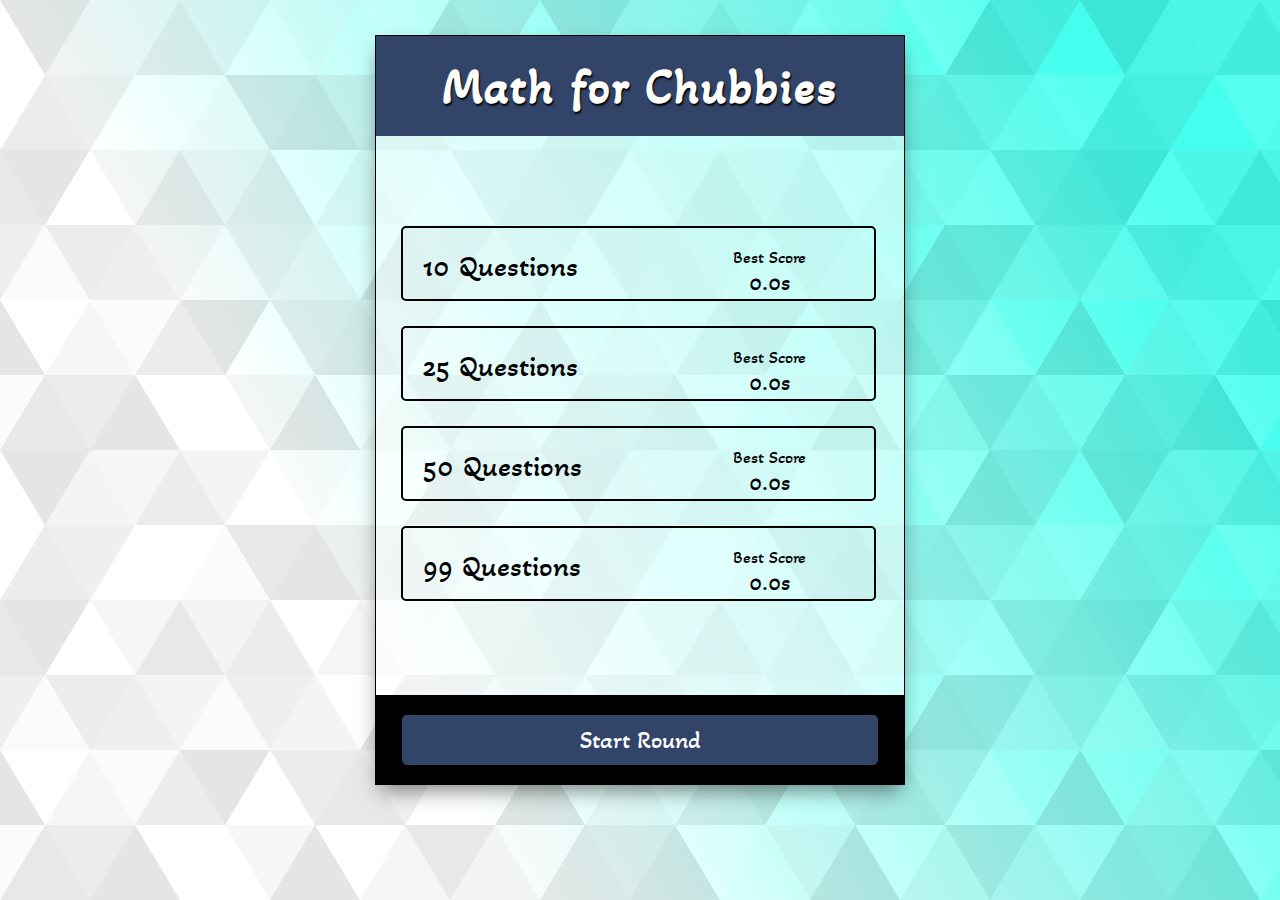
<file: games/MathGame-main/index.html>
<!DOCTYPE html>
<html lang="en">
<head>
    <meta charset="UTF-8">
    <meta http-equiv="X-UA-Compatible" content="IE=edge">
    <meta name="viewport" content="width=device-width, initial-scale=1.0">
    <title>Test your Math</title>
    <link rel="stylesheet" href="https://cdnjs.cloudflare.com/ajax/libs/font-awesome/5.15.2/css/all.min.css">
    <link rel="stylesheet" href="style.css">
    <link rel="apple-touch-icon" sizes="180x180" href="apple-touch-icon.png">
    <link rel="icon" type="image/png" sizes="32x32" href="favicon-32x32.png">
    <link rel="icon" type="image/png" sizes="16x16" href="favicon-16x16.png">
    <link rel="manifest" href="site.webmanifest">
    <link rel="mask-icon" href="safari-pinned-tab.svg" color="#5bbad5">
    <meta name="msapplication-TileColor" content="#dde6ef">
    <meta name="theme-color" content="#ffffff">
</head>
<body>
    <div class="game-container">
         <!-- Header -->
         <div class="header">
            <h1>Math for Chubbies</h1>
        </div>

        <!-- Splash Page -->
        <div class="card" id="splash-page">
            <form id="start-form">
                <div class="selection-container">
                    <!-- 10 Questions Radio Input -->
                    <div class="radio-container">
                        <label for="value-10">10 Questions</label>
                        <input type="radio" name="questions" value="10" id="value-10">
                        <span class="best-score">
                            <span>Best Score</span>
                            <span class="best-score-value"></span>
                        </span>
                    </div>
                    <!-- 25 Questions Radio Input -->
                    <div class="radio-container">
                        <label for="value-25">25 Questions</label>
                        <input type="radio" name="questions" value="25" id="value-25">
                        <span class="best-score">
                            <span>Best Score</span>
                            <span class="best-score-value"></span>
                        </span>
                    </div>
                    <!-- 50 Questions Radio Input -->
                    <div class="radio-container">
                        <label for="value-50">50 Questions</label>
                        <input type="radio" name="questions" value="50" id="value-50">
                        <span class="best-score">
                            <span>Best Score</span>
                            <span class="best-score-value"></span>
                        </span>
                    </div>
                    <!-- 99 Questions Radio Input -->
                    <div class="radio-container">
                        <label for="value-99">99 Questions</label>
                        <input type="radio" name="questions" value="99" id="value-99">
                        <span class="best-score">
                            <span>Best Score</span>
                            <span class="best-score-value"></span>
                        </span>
                    </div>
                </div>
                <!-- Start Button -->
                <div class="selection-footer">
                    <button class="start" type="submit">Start Round</button>
                </div>
            </form>
        </div>

        <!-- Countdown Page -->
        <div class="card" id="countdown-page" hidden>
            <h1 class="countdown">3</h1>
        </div>

        <!-- Game Page -->
        <div class="card" id="game-page" hidden>
            <!-- Item Container -->
            <div class="item-container"></div>
            <!-- Right/Wrong Buttons -->
            <div class="item-footer">
                <button class="wrong" onclick="select(false)">Wrong</button>
                <button class="right" onclick="select(true)">Right</button>
            </div>
        </div>        

        <!-- Score Page -->
        <div class="card" id="score-page" hidden>
            <!-- Score Container -->
            <div class="score-container">
                <h1 class="title">Your Time</h1>
                <h1 class="final-time"></h1>
                <h1 class="base-time"></h1>
                <h1 class="penalty-time"></h1>
            </div>
            <!-- Play Again Button -->
            <div class="score-footer">
                <button class="play-again" onclick="playAgain()" hidden>Play Again</button>
            </div>
        </div>

    </div>
    <!-- Script -->
    <script src="shuffle.js"></script>
    <script src="script.js"></script>
</body>
</html>
</file>
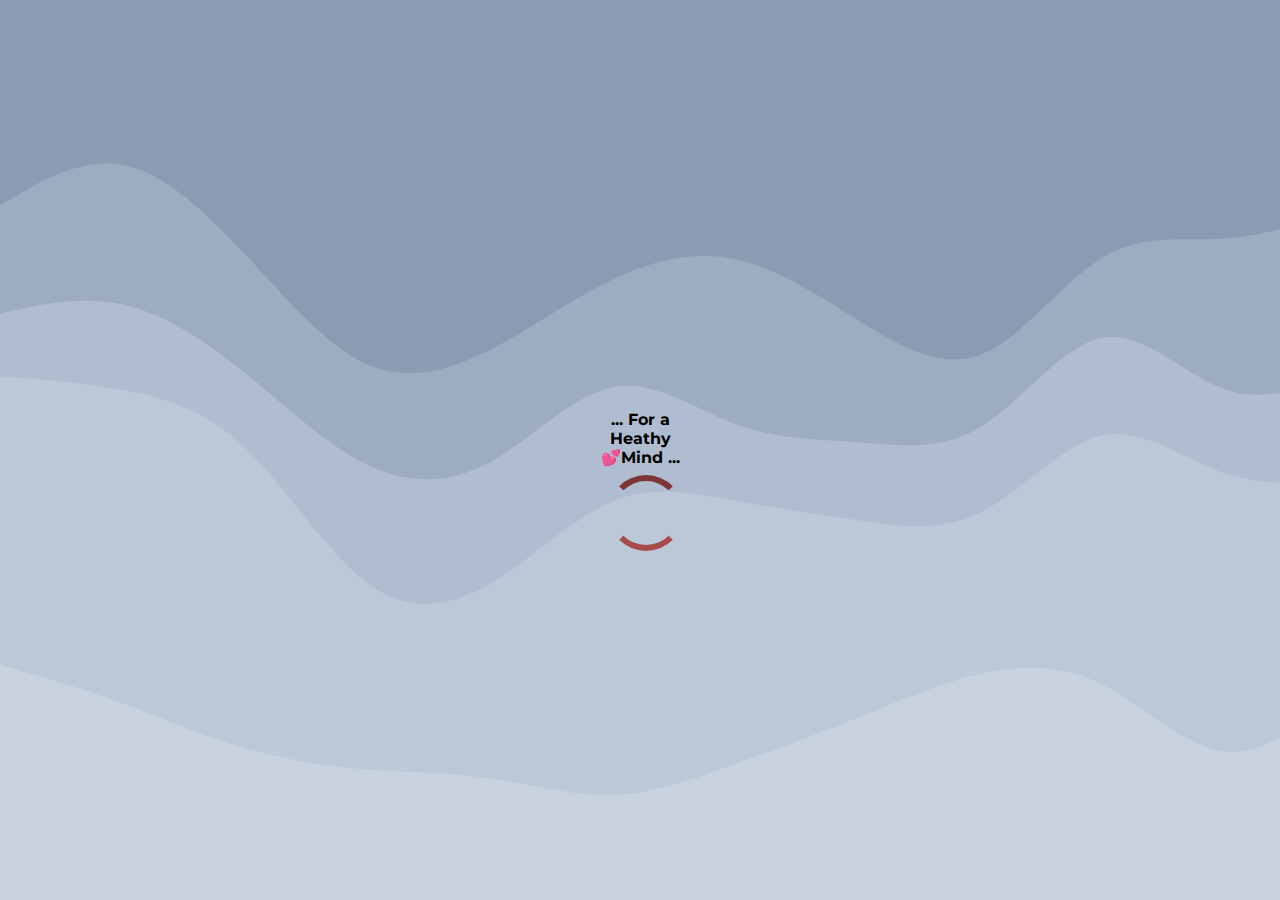
<file: games/quote-generator/index.html>
<!DOCTYPE html>
<html lang="en">

<head>
    <meta charset="UTF-8">
    <meta http-equiv="X-UA-Compatible" content="IE=edge">
    <meta name="viewport" content="width=device-width, initial-scale=1.0">
    <title>Quotes Generator</title>
    <link rel="stylesheet" href="https://cdnjs.cloudflare.com/ajax/libs/font-awesome/5.15.2/css/all.min.css">
    <link rel="stylesheet" href="style.css">
    <link rel="apple-touch-icon" sizes="180x180" href="apple-touch-icon.png">
    <link rel="icon" type="image/png" sizes="32x32" href="favicon-32x32.png">
    <link rel="icon" type="image/png" sizes="16x16" href="favicon-16x16.png">
    <link rel="manifest" href="site.webmanifest">
    <link rel="mask-icon" href="safari-pinned-tab.svg" color="#5bbad5">
    <meta name="msapplication-TileColor" content="#dde6ef">
    <meta name="theme-color" content="#ffffff">
</head>

<body>
    <div class="quote-container" id="quote-container">
        <!-- QUOTE -->
        <div class="quote-text">
            <i class="fas fa-quote-left"></i>
            <span id="quote"></span>
        </div>
        <!-- AUTHOR -->
        <div class="quote-author">
            <span id="author"></span>
        </div>
        <!-- BUTTONS -->
        <div class="button-container">
            <button class="twitter-button" id="twitter" title="Tweet This to the world!">
                <i class="fab fa-twitter"></i>
            </button>
            <button id="new-quote">Click for new quote</button>
        </div>
    </div>
    <div class="lds-dual-ring" id="lds-dual-ring">... For a Heathy 💕Mind ...</div>
    <!--script  -->
    <script src="script.js"></script>
</body>

</html>
</file>
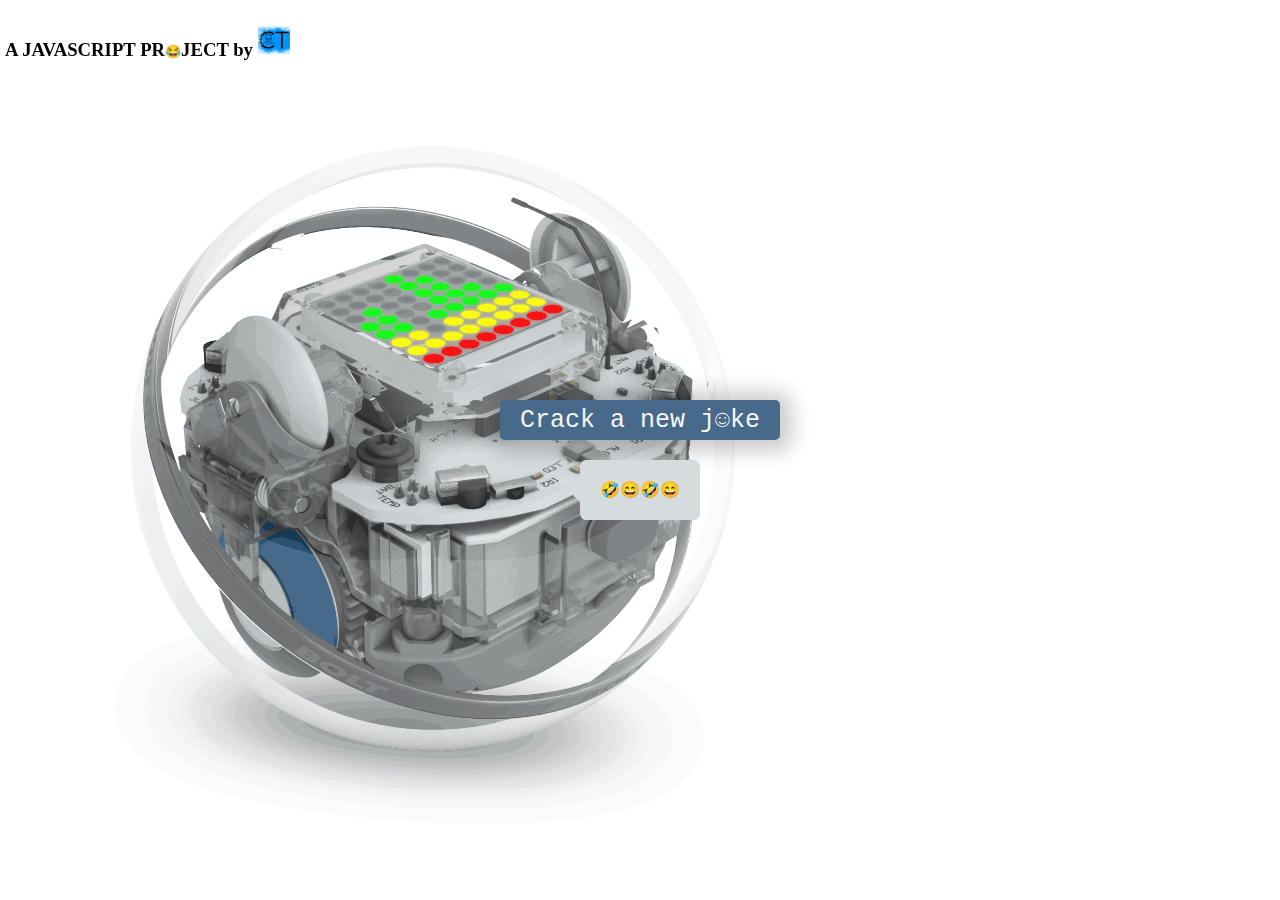
<file: jokeMachine/JokeMachine-main/JokeMachine-main/index.html>
<!DOCTYPE html>
<html lang="en">
<style>
    @import url('https://fonts.googleapis.com/css2?family=Akaya+Telivigala&display=swap');
</style>
<head>
    <meta charset="UTF-8">
    <meta http-equiv="X-UA-Compatible" content="IE=edge">
    <meta name="viewport" content="width=device-width, initial-scale=1.0">
    <title>Joke Teller</title>
    <link rel="stylesheet" href="style.css">
    <link rel="apple-touch-icon" sizes="180x180" href="apple-touch-icon.png">
    <link rel="icon" type="image/png" sizes="32x32" href="favicon-32x32.png">
    <link rel="icon" type="image/png" sizes="16x16" href="favicon-16x16.png">
    <link rel="manifest" href="site.webmanifest">
    <link rel="mask-icon" href="safari-pinned-tab.svg" color="#5bbad5">
    <meta name="msapplication-TileColor" content="#dde6ef">
    <meta name="theme-color" content="#ffffff">
</head>
<body>
    <h3>A JAVASCRIPT PR<span style="font-size: small;">😂</span>JECT by  <img src="favicon-32x32.png" id='favicon'></h3>
    <div class="container">
        <button id="button">Crack a new j☺ke</button>
        <audio  id="audio" controls hidden></audio>
        <div class="speech-bubble" id="speech">🤣😄🤣😄</div>
    </div>
    <!--script  -->
    <script src="voicerss.js"></script>
    <script src="script.js"></script>
</body>
</html>
</file>
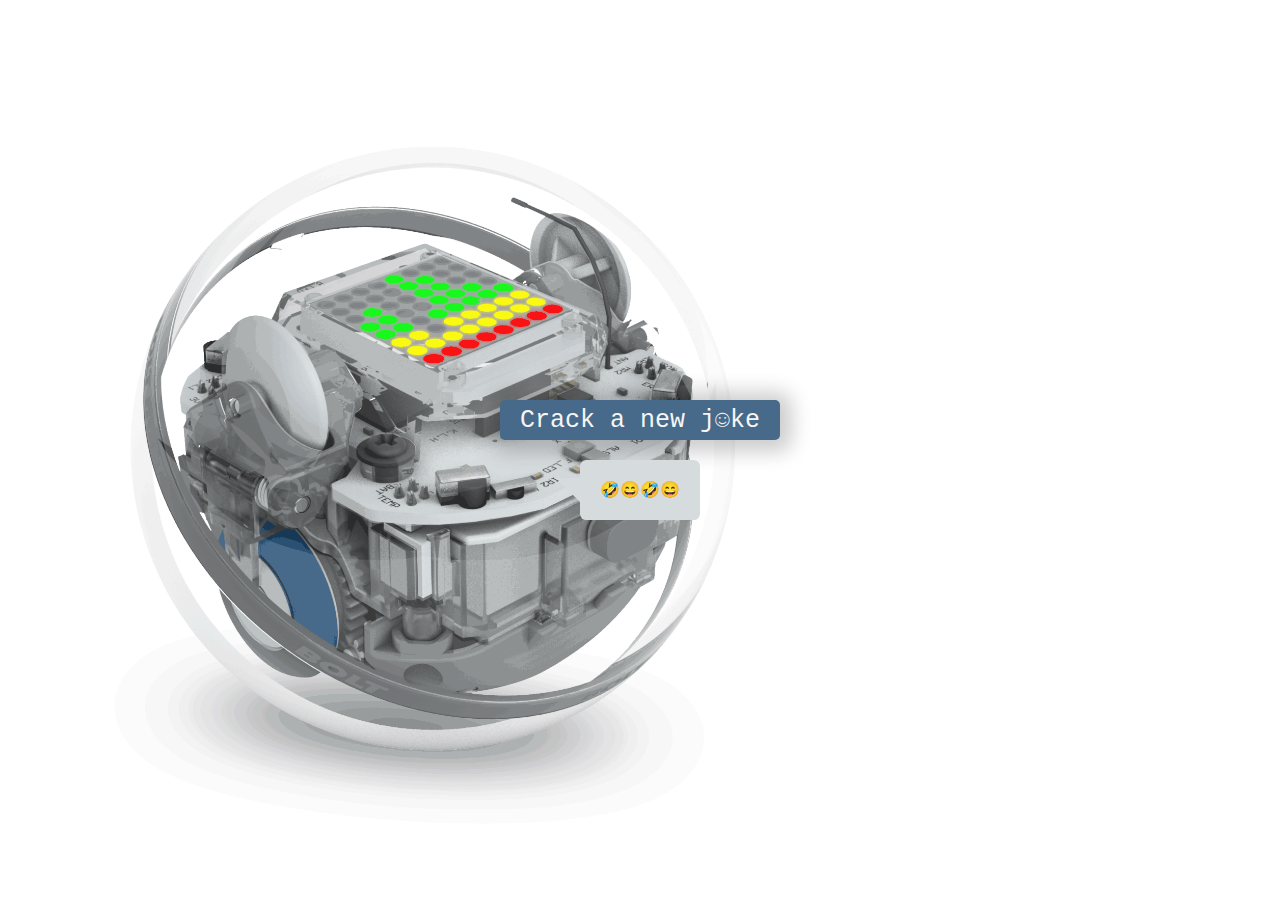
<file: games/jokeMachine/JokeMachine-main/JokeMachine-main/index.html>
<!DOCTYPE html>
<html lang="en">
<style>
    @import url('https://fonts.googleapis.com/css2?family=Akaya+Telivigala&display=swap');
</style>

<head>
    <meta charset="UTF-8">
    <meta http-equiv="X-UA-Compatible" content="IE=edge">
    <meta name="viewport" content="width=device-width, initial-scale=1.0">
    <title>Joke Teller</title>
    <link rel="stylesheet" href="style.css">
    <link rel="apple-touch-icon" sizes="180x180" href="apple-touch-icon.png">
    <link rel="icon" type="image/png" sizes="32x32" href="favicon-32x32.png">
    <link rel="icon" type="image/png" sizes="16x16" href="favicon-16x16.png">
    <link rel="manifest" href="site.webmanifest">
    <link rel="mask-icon" href="safari-pinned-tab.svg" color="#5bbad5">
    <meta name="msapplication-TileColor" content="#dde6ef">
    <meta name="theme-color" content="#ffffff">
</head>

<body>

    <div class="container">
        <button id="button">Crack a new j☺ke</button>
        <audio id="audio" controls hidden></audio>
        <div class="speech-bubble" id="speech">🤣😄🤣😄</div>
    </div>
    <!--script  -->
    <script src="voicerss.js"></script>
    <script src="script.js"></script>
</body>

</html>
</file>
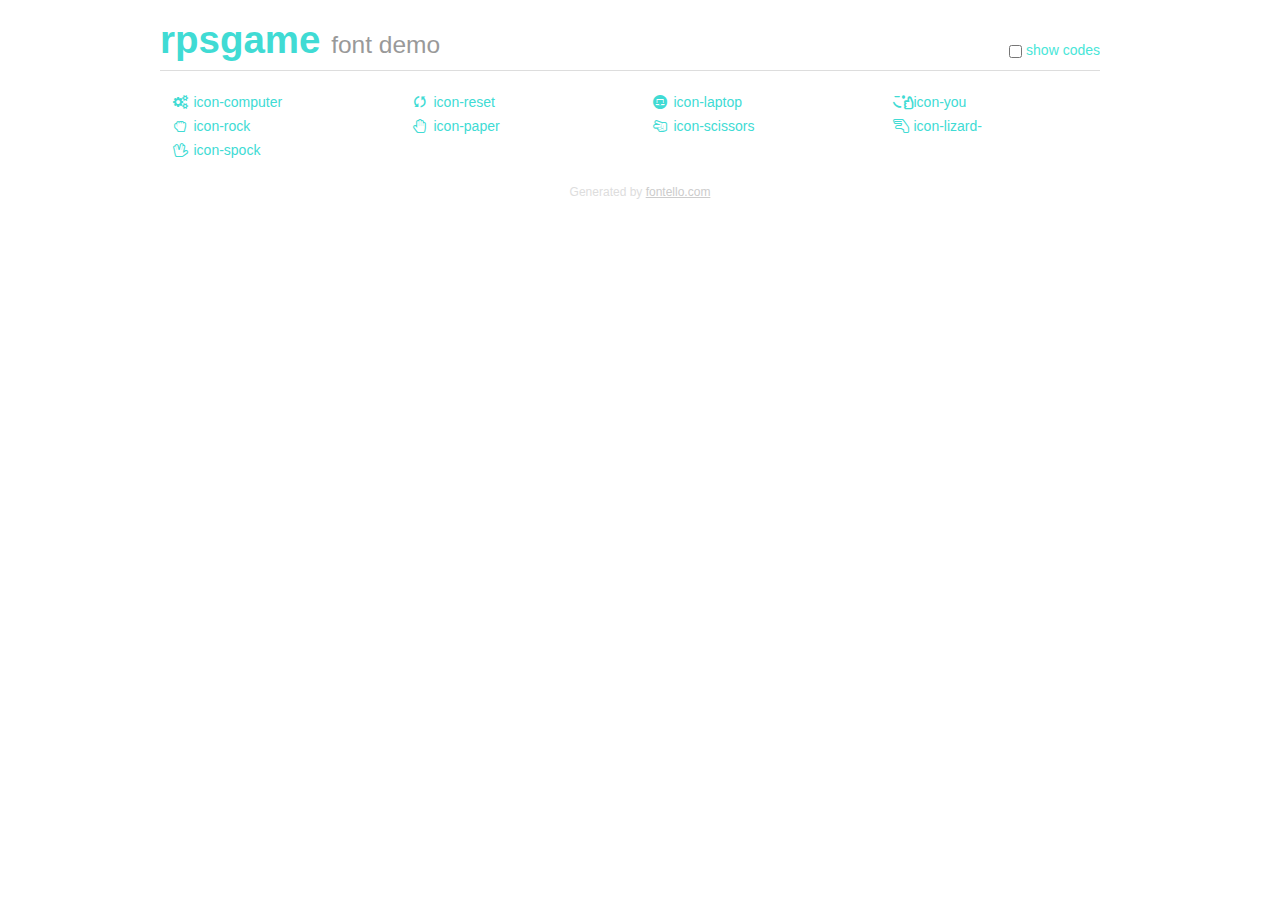
<file: games/SpockRockGame-main/demo.html>
<!DOCTYPE html>
<html>
  <head><!--[if lt IE 9]><script language="javascript" type="text/javascript" src="//html5shim.googlecode.com/svn/trunk/html5.js"></script><![endif]-->
    <meta charset="UTF-8"><style>/*
 * Bootstrap v2.2.1
 *
 * Copyright 2012 Twitter, Inc
 * Licensed under the Apache License v2.0
 * http://www.apache.org/licenses/LICENSE-2.0
 *
 * Designed and built with all the love in the world @twitter by @mdo and @fat.
 */
.clearfix {
  *zoom: 1;
}
.clearfix:before,
.clearfix:after {
  display: table;
  content: "";
  line-height: 0;
}
.clearfix:after {
  clear: both;
}
html {
  font-size: 100%;
  -webkit-text-size-adjust: 100%;
  -ms-text-size-adjust: 100%;
}
a:focus {
  outline: thin dotted #333;
  outline: 5px auto -webkit-focus-ring-color;
  outline-offset: -2px;
}
a:hover,
a:active {
  outline: 0;
}
button,
input,
select,
textarea {
  margin: 0;
  font-size: 100%;
  vertical-align: middle;
}
button,
input {
  *overflow: visible;
  line-height: normal;
}
button::-moz-focus-inner,
input::-moz-focus-inner {
  padding: 0;
  border: 0;
}
body {
  margin: 0;
  font-family: "Helvetica Neue", Helvetica, Arial, sans-serif;
  font-size: 14px;
  line-height: 20px;
  color: rgb(64, 219, 212);
  background-color: #fff;
}
a {
  color: #08c;
  text-decoration: none;
}
a:hover {
  color: #005580;
  text-decoration: underline;
}
.row {
  margin-left: -20px;
  *zoom: 1;
}
.row:before,
.row:after {
  display: table;
  content: "";
  line-height: 0;
}
.row:after {
  clear: both;
}
[class*="span"] {
  float: left;
  min-height: 1px;
  margin-left: 20px;
}
.container,
.navbar-static-top .container,
.navbar-fixed-top .container,
.navbar-fixed-bottom .container {
  width: 940px;
}
.span12 {
  width: 940px;
}
.span11 {
  width: 860px;
}
.span10 {
  width: 780px;
}
.span9 {
  width: 700px;
}
.span8 {
  width: 620px;
}
.span7 {
  width: 540px;
}
.span6 {
  width: 460px;
}
.span5 {
  width: 380px;
}
.span4 {
  width: 300px;
}
.span3 {
  width: 220px;
}
.span2 {
  width: 140px;
}
.span1 {
  width: 60px;
}
[class*="span"].pull-right,
.row-fluid [class*="span"].pull-right {
  float: right;
}
.container {
  margin-right: auto;
  margin-left: auto;
  *zoom: 1;
}
.container:before,
.container:after {
  display: table;
  content: "";
  line-height: 0;
}
.container:after {
  clear: both;
}
p {
  margin: 0 0 10px;
}
.lead {
  margin-bottom: 20px;
  font-size: 21px;
  font-weight: 200;
  line-height: 30px;
}
small {
  font-size: 85%;
}
h1 {
  margin: 10px 0;
  font-family: inherit;
  font-weight: bold;
  line-height: 20px;
  color: inherit;
  text-rendering: optimizelegibility;
}
h1 small {
  font-weight: normal;
  line-height: 1;
  color: #999;
}
h1 {
  line-height: 40px;
}
h1 {
  font-size: 38.5px;
}
h1 small {
  font-size: 24.5px;
}
body {
  margin-top: 90px;
}
.header {
  position: fixed;
  top: 0;
  left: 50%;
  margin-left: -480px;
  background-color: #fff;
  border-bottom: 1px solid #ddd;
  padding-top: 10px;
  z-index: 10;
}
.footer {
  color: #ddd;
  font-size: 12px;
  text-align: center;
  margin-top: 20px;
}
.footer a {
  color: #ccc;
  text-decoration: underline;
}
.the-icons {
  font-size: 14px;
  line-height: 24px;
}
.switch {
  position: absolute;
  right: 0;
  bottom: 10px;
  color: rgb(73, 230, 216);
}
.switch input {
  margin-right: 0.3em;
}
.codesOn .i-name {
  display: none;
}
.codesOn .i-code {
  display: inline;
}
.i-code {
  display: none;
}
@font-face {
      font-family: 'rpsgame';
      src: url('./font/rpsgame.eot?76531673');
      src: url('./font/rpsgame.eot?76531673#iefix') format('embedded-opentype'),
           url('./font/rpsgame.woff?76531673') format('woff'),
           url('./font/rpsgame.ttf?76531673') format('truetype'),
           url('./font/rpsgame.svg?76531673#rpsgame') format('svg');
      font-weight: normal;
      font-style: normal;
    }
     
     
    .demo-icon
    {
      font-family: "rpsgame";
      font-style: normal;
      font-weight: normal;
      speak: never;
     
      display: inline-block;
      text-decoration: inherit;
      width: 1em;
      margin-right: .2em;
      text-align: center;
      /* opacity: .8; */
     
      /* For safety - reset parent styles, that can break glyph codes*/
      font-variant: normal;
      text-transform: none;
     
      /* fix buttons height, for twitter bootstrap */
      line-height: 1em;
     
      /* Animation center compensation - margins should be symmetric */
      /* remove if not needed */
      margin-left: .2em;
     
      /* You can be more comfortable with increased icons size */
      /* font-size: 120%; */
     
      /* Font smoothing. That was taken from TWBS */
      -webkit-font-smoothing: antialiased;
      -moz-osx-font-smoothing: grayscale;
     
      /* Uncomment for 3D effect */
      /* text-shadow: 1px 1px 1px rgba(127, 127, 127, 0.3); */
    }
     </style>
    <link rel="stylesheet" href="css/animation.css"><!--[if IE 7]><link rel="stylesheet" href="css/" + font.fontname + "-ie7.css"><![endif]-->
    <script>
      function toggleCodes(on) {
        var obj = document.getElementById('icons');
      
        if (on) {
          obj.className += ' codesOn';
        } else {
          obj.className = obj.className.replace(' codesOn', '');
        }
      }
      
    </script>
  </head>
  <body>
    <div class="container header">
      <h1>rpsgame <small>font demo</small></h1>
      <label class="switch">
        <input type="checkbox" onclick="toggleCodes(this.checked)">show codes
      </label>
    </div>
    <div class="container" id="icons">
      <div class="row">
        <div class="the-icons span3" title="Code: 0xe800"><i class="demo-icon icon-computer">&#xe800;</i> <span class="i-name">icon-computer</span><span class="i-code">0xe800</span></div>
        <div class="the-icons span3" title="Code: 0xe801"><i class="demo-icon icon-reset">&#xe801;</i> <span class="i-name">icon-reset</span><span class="i-code">0xe801</span></div>
        <div class="the-icons span3" title="Code: 0xe802"><i class="demo-icon icon-laptop">&#xe802;</i> <span class="i-name">icon-laptop</span><span class="i-code">0xe802</span></div>
        <div class="the-icons span3" title="Code: 0xe804"><i class="demo-icon icon-you">&#xe804;</i> <span class="i-name">icon-you</span><span class="i-code">0xe804</span></div>
      </div>
      <div class="row">
        <div class="the-icons span3" title="Code: 0xf255"><i class="demo-icon icon-rock">&#xf255;</i> <span class="i-name">icon-rock</span><span class="i-code">0xf255</span></div>
        <div class="the-icons span3" title="Code: 0xf256"><i class="demo-icon icon-paper">&#xf256;</i> <span class="i-name">icon-paper</span><span class="i-code">0xf256</span></div>
        <div class="the-icons span3" title="Code: 0xf257"><i class="demo-icon icon-scissors">&#xf257;</i> <span class="i-name">icon-scissors</span><span class="i-code">0xf257</span></div>
        <div class="the-icons span3" title="Code: 0xf258"><i class="demo-icon icon-lizard-">&#xf258;</i> <span class="i-name">icon-lizard-</span><span class="i-code">0xf258</span></div>
      </div>
      <div class="row">
        <div class="the-icons span3" title="Code: 0xf259"><i class="demo-icon icon-spock">&#xf259;</i> <span class="i-name">icon-spock</span><span class="i-code">0xf259</span></div>
      </div>
    </div>
    <div class="container footer">Generated by <a href="https://fontello.com">fontello.com</a></div>
  </body>
</html>
</file>
<file: games/MathGame-main/style.css>
@import url('https://fonts.googleapis.com/css2?family=Akaya+Telivigala&display=swap');

* { box-sizing: border-box;}
  
:root {
--primary-color: rgb(50, 69, 104);
--select-color: rgb(255, 139, 30);
--success: rgb(15, 158, 2);
--danger: rgb(214, 23, 23);
}

h2{ position: fixed; bottom: 10px; left: 5px; z-index: 2; }
#favicon:hover { transform: scale(2);}
body {
    margin: 0;
    font-family: Akaya Telivigala, sans-serif;
    overflow: hidden;
    display: flex;
    justify-content: center;
    height: 100vh;
    background: #e8e8e8;
    background-image: url("data:image/svg+xml,%3Csvg xmlns='http://www.w3.org/2000/svg' width='100%25'%3E%3Cdefs%3E%3ClinearGradient id='a' gradientUnits='userSpaceOnUse' x1='0' x2='0' y1='0' y2='100%25' gradientTransform='rotate(240)'%3E%3Cstop offset='0' stop-color='%23ffffff'/%3E%3Cstop offset='1' stop-color='%234FE'/%3E%3C/linearGradient%3E%3Cpattern patternUnits='userSpaceOnUse' id='b' width='540' height='450' x='0' y='0' viewBox='0 0 1080 900'%3E%3Cg fill-opacity='0.1'%3E%3Cpolygon fill='%23444' points='90 150 0 300 180 300'/%3E%3Cpolygon points='90 150 180 0 0 0'/%3E%3Cpolygon fill='%23AAA' points='270 150 360 0 180 0'/%3E%3Cpolygon fill='%23DDD' points='450 150 360 300 540 300'/%3E%3Cpolygon fill='%23999' points='450 150 540 0 360 0'/%3E%3Cpolygon points='630 150 540 300 720 300'/%3E%3Cpolygon fill='%23DDD' points='630 150 720 0 540 0'/%3E%3Cpolygon fill='%23444' points='810 150 720 300 900 300'/%3E%3Cpolygon fill='%23FFF' points='810 150 900 0 720 0'/%3E%3Cpolygon fill='%23DDD' points='990 150 900 300 1080 300'/%3E%3Cpolygon fill='%23444' points='990 150 1080 0 900 0'/%3E%3Cpolygon fill='%23DDD' points='90 450 0 600 180 600'/%3E%3Cpolygon points='90 450 180 300 0 300'/%3E%3Cpolygon fill='%23666' points='270 450 180 600 360 600'/%3E%3Cpolygon fill='%23AAA' points='270 450 360 300 180 300'/%3E%3Cpolygon fill='%23DDD' points='450 450 360 600 540 600'/%3E%3Cpolygon fill='%23999' points='450 450 540 300 360 300'/%3E%3Cpolygon fill='%23999' points='630 450 540 600 720 600'/%3E%3Cpolygon fill='%23FFF' points='630 450 720 300 540 300'/%3E%3Cpolygon points='810 450 720 600 900 600'/%3E%3Cpolygon fill='%23DDD' points='810 450 900 300 720 300'/%3E%3Cpolygon fill='%23AAA' points='990 450 900 600 1080 600'/%3E%3Cpolygon fill='%23444' points='990 450 1080 300 900 300'/%3E%3Cpolygon fill='%23222' points='90 750 0 900 180 900'/%3E%3Cpolygon points='270 750 180 900 360 900'/%3E%3Cpolygon fill='%23DDD' points='270 750 360 600 180 600'/%3E%3Cpolygon points='450 750 540 600 360 600'/%3E%3Cpolygon points='630 750 540 900 720 900'/%3E%3Cpolygon fill='%23444' points='630 750 720 600 540 600'/%3E%3Cpolygon fill='%23AAA' points='810 750 720 900 900 900'/%3E%3Cpolygon fill='%23666' points='810 750 900 600 720 600'/%3E%3Cpolygon fill='%23999' points='990 750 900 900 1080 900'/%3E%3Cpolygon fill='%23999' points='180 0 90 150 270 150'/%3E%3Cpolygon fill='%23444' points='360 0 270 150 450 150'/%3E%3Cpolygon fill='%23FFF' points='540 0 450 150 630 150'/%3E%3Cpolygon points='900 0 810 150 990 150'/%3E%3Cpolygon fill='%23222' points='0 300 -90 450 90 450'/%3E%3Cpolygon fill='%23FFF' points='0 300 90 150 -90 150'/%3E%3Cpolygon fill='%23FFF' points='180 300 90 450 270 450'/%3E%3Cpolygon fill='%23666' points='180 300 270 150 90 150'/%3E%3Cpolygon fill='%23222' points='360 300 270 450 450 450'/%3E%3Cpolygon fill='%23FFF' points='360 300 450 150 270 150'/%3E%3Cpolygon fill='%23444' points='540 300 450 450 630 450'/%3E%3Cpolygon fill='%23222' points='540 300 630 150 450 150'/%3E%3Cpolygon fill='%23AAA' points='720 300 630 450 810 450'/%3E%3Cpolygon fill='%23666' points='720 300 810 150 630 150'/%3E%3Cpolygon fill='%23FFF' points='900 300 810 450 990 450'/%3E%3Cpolygon fill='%23999' points='900 300 990 150 810 150'/%3E%3Cpolygon points='0 600 -90 750 90 750'/%3E%3Cpolygon fill='%23666' points='0 600 90 450 -90 450'/%3E%3Cpolygon fill='%23AAA' points='180 600 90 750 270 750'/%3E%3Cpolygon fill='%23444' points='180 600 270 450 90 450'/%3E%3Cpolygon fill='%23444' points='360 600 270 750 450 750'/%3E%3Cpolygon fill='%23999' points='360 600 450 450 270 450'/%3E%3Cpolygon fill='%23666' points='540 600 630 450 450 450'/%3E%3Cpolygon fill='%23222' points='720 600 630 750 810 750'/%3E%3Cpolygon fill='%23FFF' points='900 600 810 750 990 750'/%3E%3Cpolygon fill='%23222' points='900 600 990 450 810 450'/%3E%3Cpolygon fill='%23DDD' points='0 900 90 750 -90 750'/%3E%3Cpolygon fill='%23444' points='180 900 270 750 90 750'/%3E%3Cpolygon fill='%23FFF' points='360 900 450 750 270 750'/%3E%3Cpolygon fill='%23AAA' points='540 900 630 750 450 750'/%3E%3Cpolygon fill='%23FFF' points='720 900 810 750 630 750'/%3E%3Cpolygon fill='%23222' points='900 900 990 750 810 750'/%3E%3Cpolygon fill='%23222' points='1080 300 990 450 1170 450'/%3E%3Cpolygon fill='%23FFF' points='1080 300 1170 150 990 150'/%3E%3Cpolygon points='1080 600 990 750 1170 750'/%3E%3Cpolygon fill='%23666' points='1080 600 1170 450 990 450'/%3E%3Cpolygon fill='%23DDD' points='1080 900 1170 750 990 750'/%3E%3C/g%3E%3C/pattern%3E%3C/defs%3E%3Crect x='0' y='0' fill='url(%23a)' width='100%25' height='100%25'/%3E%3Crect x='0' y='0' fill='url(%23b)' width='100%25' height='100%25'/%3E%3C/svg%3E");
}
.game-container {
    border: 1px solid black;
    box-shadow: 0 10px 20px -5px rgba(0, 0, 0, 0.5);
    width: 530px;
    height: 750px;
    position: relative;
    background: rgba(255, 255, 255, 0.5);
    user-select: none;
    margin-top: 100px;
    
}

.header {
background: var(--primary-color);
color: white;
font-family: Akaya Telivigala, sans-serif;
font-size: 24px;
text-shadow: 1px 2px 2px black;
letter-spacing: 2px;
height: 100px;
display: flex;
justify-content: center;
align-items: center;
}

.card { margin: 5px auto 10px; height: 600px;}

/* Splash Page -------------------- */
input[type="radio"] {
opacity: 0;
width: 100%;
height: 75px;
position: relative;
top: -40px;
cursor: pointer;
z-index: 2;
}

.selection-container { position: relative; top: 65px;}

.radio-container {
width: 90%;
height: 75px;
margin: 25px;
cursor: pointer;
border: 2px solid black;
border-radius: 5px;
}

label {
position: relative;
top: 20px;
left: 20px;
font-size: 30px;
}

.selected-label { background: var(--select-color); color: white;}

.best-score {
position: relative;
top: -100px;
left: 330px;
display: flex;
flex-direction: column;
justify-content: center;
text-align: center;
font-size: 18px;
max-width: fit-content;
}

.best-score span {margin: 0;}

.best-score span:last-child { font-size: 24px;}

.selection-footer {top: 134px;}

/* Game Page -------------------------- */
.height-240 {
height: 240px;
width: 100%;
}

.height-500 {
height: 500px;
width: 100%;
}

.item-container {
height: 552px;
overflow-y: scroll;
position: relative;
-ms-overflow-style: none;
}

.item-container::-webkit-scrollbar { display: none;}

.item {
display: flex;
align-items: baseline;
justify-content: space-between;
height: 80px;
margin: 0 50px;
user-select: none;
}

.finished > h1 { opacity: 0.5;}

.selected-item {
background: var(--select-color);
position: fixed;
top: 443px;
z-index: -1;
width: 529px;
height: 80px;
}

.item-footer,
.selection-footer {
width: 100%;
height: 90px;
background: rgba(0, 0, 0, 1);
display: flex;
justify-content: center;
align-items: center;
position: relative;
}

.item-footer { top: 1px; }

button {
cursor: pointer;
height: 50px;
border-radius: 5px;
font-size: 25px;
font-family: Akaya Telivigala, sans-serif;
color: white;
border: none;
outline: none;
}

button:hover { filter: brightness(200%);}

button:active { transform: scale(0.99);}

.wrong,
.right { width: 40%;}

.wrong { background: var(--danger); margin-right: 25px;}

.right { background: var(--success);}

.start,
.play-again { width: 90%; background: var(--primary-color);}

/* Countdown Page ---------------------- */
.countdown {
margin-top: 45%;
font-size: 100px;
text-align: center;
user-select: none;
cursor: pointer;
}

/* Score Page ------------------------- */
.score-container {
height: 600px;
display: flex;
flex-direction: column;
justify-content: center;
align-items: center;
}

.score-footer {
width: 100%;
height: 90px;
display: flex;
justify-content: center;
position: relative;
top: -30px;
}

.title { font-size: 45px;}

.final-time {
font-size: 100px;
margin: 0;
color: var(--success);
}

.base-time { margin-top: 100px; margin-bottom: 0;}

.penalty-time { color: var(--danger);}

/* Media Query: Laptop */
@media screen and (max-width: 1800px) {
.game-container { margin-top: 35px;}
.selected-item { top: 380px;}
}

/* Media Query: Large Smartphone (Vertical) */
@media screen and (max-width: 500px) {
.game-container {
    width: 100%;
    margin-top: 0;
    border: none;
}
.selected-item { top: 345px;}
.header { font-size: 1.2rem;}
.countdown { margin-top: 60%;}
.selection-container { top: 100px;}
.radio-container { width: 93%; margin: 15px;}
label { font-size: 1.7rem;}
.best-score { font-size: 1rem; left: 245px;}
.selection-footer { top: 183px;}
}

/* Media Query: iPhone */
@media screen and (max-width: 376px) {
.best-score { left: 232px;}
}
</file>
<file: games/quote-generator/style.css>
@import url('https://fonts.googleapis.com/css2?family=Montserrat:wght@200&display=swap');

html{
    box-sizing: border-box;
}
body{
    margin: 0;
    min-height: 100vh;
    background-color: white;
    background-color: #a79f9e;
    background-image: url("./wavesBG.svg");
    background-size: cover;
    color: black;
    font-family: Montserrat, sans-serif;
    font-weight: 700;
    text-align: center;
    display: flex;
    align-items: center;
    justify-content: center;
}
.quote-container{
    width: auto;
    max-width: 900px;
    padding: 20px 30px;
    border-radius: 50px;
    background: #ffffff;
    box-shadow:  37px 37px 75px #a6a6a6,
             -37px -37px 75px #ffffff;
}
.quote-text{
    font-size: 2.75rem;

}
.long-quote{
    font-size: 2rem;
}
.fa-quote-left{
    font-size: 4rem;
}
.quote-author{
    margin-top: 15px;
    font-size: 2rem;
    font-weight: 400;
    font-style: italic;
}

.button-container{
    margin-top: 15px;
    display: flex;
    justify-content: space-between;
}

button{
    cursor: pointer;
    font-size: 1.2rem;
    height: 2.5rem;
    border: none;
    border-radius: 10px;
    color: white;
    background: rgb(124, 128, 136);
    outline: none;
    padding: 0.5rem 1.8rem;
    box-shadow: 0 0.3rem rgba(121, 121, 121, 0.65);
}

button:hover {
    filter: brightness(150%);
}
button:active {
    transform: translate(0, 0.3rem);
    box-shadow: 0 0.1rem rgba(255, 255, 255, 0.75);
}

.twitter-button:hover{
    color: #38a1f3;
}

.fa-twitter {
    font-size: 1.5rem;
}
/* Loader -loading animation */
.lds-dual-ring {
    display: inline-flexbox;
    width: 80px;
    height: 80px;
  }
  .lds-dual-ring:after {
    content: " ";
    display: block;
    width: 64px;
    height: 64px;
    margin: 8px;
    border-radius: 50%;
    border: 6px solid #fff;
    border-color: rgb(126, 53, 53) transparent rgb(167, 74, 74) transparent;
    animation: lds-dual-ring 1.2s linear infinite;
  }
  @keyframes lds-dual-ring {
    0% {
      transform: rotate(0deg);
    }
    100% {
      transform: rotate(360deg);
    }
  }

/* Media Query: Table or smaller */
@media screen and (max-width: 1000px){
    .quote-container{
        margin: auto 10px;
    }

    .quote-text{
        font-size: 2.5rem;
    }
}
</file>
<file: jokeMachine/JokeMachine-main/JokeMachine-main/style.css>
html{ box-sizing: border-box;}
body{margin: 0; background: white;}
h3 { position: fixed; top: 5px; left: 5px;}
.container{ height: 100vh; display: flex; flex-direction: column;  justify-content: center; align-items: center; background: url('./robot.gif'); background-repeat: no-repeat; background-size: contain; }
#favicon:hover {transform: scale(2);}
button{ cursor: pointer; outline: none; width: 280px; height: 40px; font-family: 'Courier New', Courier, monospace; font-size: 25px; color: whitesmoke; background: #47698A; border: none; border-radius: 5px;
    box-shadow: 2px 2px 20px 10px rgba(0,0,0,0.2); }
button:hover{ transform: scaleX(1.2);}
button:active{ transform: scale(0.90);}
button:disabled{ cursor: default; filter: brightness(30%);}
.speech-bubble { box-sizing: border-box; top: 20px; position: relative; background: #D6DBDD; font-family: 'Courier New', 'Courier New', Courier, monospace;
    padding: 20px; border-radius: 0.4em; max-width: 300px; }
.speech-bubble:after { content: ''; position: absolute; left: 0; top: 50%; width: 0; height: 0; border: 24px solid transparent;  border-right-color: #D6DBDD; border-left: 0;  border-top: 0;
    margin-top: -12px; margin-left: -24px; }
@media screen and (max-width: 1000px){
    .container{ background-size: cover; background-position: center center; }
    bottom{ box-shadow: 5px 5px 30px 20px rgba(0,0,0,0.5); }
}
</file>
<file: games/jokeMachine/JokeMachine-main/JokeMachine-main/style.css>
html{ box-sizing: border-box;}
body{margin: 0; background: white;}
h3 { position: fixed; top: 5px; left: 5px;}
.container{ height: 100vh; display: flex; flex-direction: column;  justify-content: center; align-items: center; background: url('./robot.gif'); background-repeat: no-repeat; background-size: contain; }
#favicon:hover {transform: scale(2);}
button{ cursor: pointer; outline: none; width: 280px; height: 40px; font-family: 'Courier New', Courier, monospace; font-size: 25px; color: whitesmoke; background: #47698A; border: none; border-radius: 5px;
    box-shadow: 2px 2px 20px 10px rgba(0,0,0,0.2); }
button:hover{ transform: scaleX(1.2);}
button:active{ transform: scale(0.90);}
button:disabled{ cursor: default; filter: brightness(30%);}
.speech-bubble { box-sizing: border-box; top: 20px; position: relative; background: #D6DBDD; font-family: 'Courier New', 'Courier New', Courier, monospace;
    padding: 20px; border-radius: 0.4em; max-width: 300px; }
.speech-bubble:after { content: ''; position: absolute; left: 0; top: 50%; width: 0; height: 0; border: 24px solid transparent;  border-right-color: #D6DBDD; border-left: 0;  border-top: 0;
    margin-top: -12px; margin-left: -24px; }
@media screen and (max-width: 1000px){
    .container{ background-size: cover; background-position: center center; }
    bottom{ box-shadow: 5px 5px 30px 20px rgba(0,0,0,0.5); }
}
</file>
<file: games/SpockRockGame-main/css/animation.css>
/*
   Animation example, for spinners
*/
.animate-spin {
  -moz-animation: spin 2s infinite linear;
  -o-animation: spin 2s infinite linear;
  -webkit-animation: spin 2s infinite linear;
  animation: spin 2s infinite linear;
  display: inline-block;
}
@-moz-keyframes spin {
  0% {
    -moz-transform: rotate(0deg);
    -o-transform: rotate(0deg);
    -webkit-transform: rotate(0deg);
    transform: rotate(0deg);
  }

  100% {
    -moz-transform: rotate(359deg);
    -o-transform: rotate(359deg);
    -webkit-transform: rotate(359deg);
    transform: rotate(359deg);
  }
}
@-webkit-keyframes spin {
  0% {
    -moz-transform: rotate(0deg);
    -o-transform: rotate(0deg);
    -webkit-transform: rotate(0deg);
    transform: rotate(0deg);
  }

  100% {
    -moz-transform: rotate(359deg);
    -o-transform: rotate(359deg);
    -webkit-transform: rotate(359deg);
    transform: rotate(359deg);
  }
}
@-o-keyframes spin {
  0% {
    -moz-transform: rotate(0deg);
    -o-transform: rotate(0deg);
    -webkit-transform: rotate(0deg);
    transform: rotate(0deg);
  }

  100% {
    -moz-transform: rotate(359deg);
    -o-transform: rotate(359deg);
    -webkit-transform: rotate(359deg);
    transform: rotate(359deg);
  }
}
@-ms-keyframes spin {
  0% {
    -moz-transform: rotate(0deg);
    -o-transform: rotate(0deg);
    -webkit-transform: rotate(0deg);
    transform: rotate(0deg);
  }

  100% {
    -moz-transform: rotate(359deg);
    -o-transform: rotate(359deg);
    -webkit-transform: rotate(359deg);
    transform: rotate(359deg);
  }
}
@keyframes spin {
  0% {
    -moz-transform: rotate(0deg);
    -o-transform: rotate(0deg);
    -webkit-transform: rotate(0deg);
    transform: rotate(0deg);
  }

  100% {
    -moz-transform: rotate(359deg);
    -o-transform: rotate(359deg);
    -webkit-transform: rotate(359deg);
    transform: rotate(359deg);
  }
}
</file>
